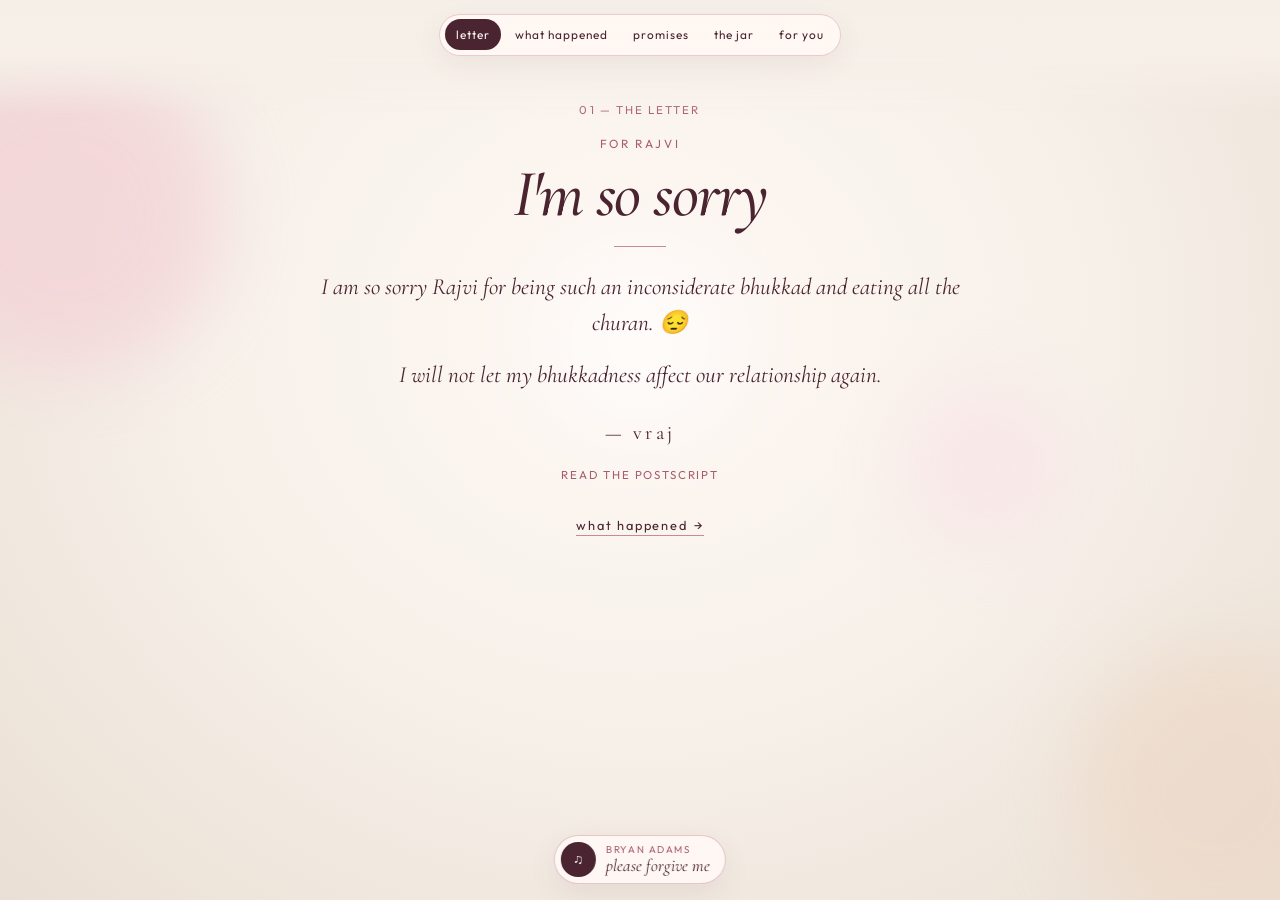
<file: index.html>
<!DOCTYPE html>
<html lang="en">
<head>
  <meta charset="UTF-8">
  <meta name="viewport" content="width=device-width, initial-scale=1">
  <title>I'm so sorry Rajvi</title>
  <meta name="description" content="A letter for Rajvi. Sorry for eating all the churan.">
  <meta name="theme-color" content="#f7f1ea">
  <link rel="canonical" href="https://iamsorryrajvi.vercel.app/">
  <link rel="icon" href="favicon.ico" sizes="48x48">
  <link rel="icon" href="favicon.svg" type="image/svg+xml">
  <link rel="apple-touch-icon" href="apple-touch-icon.png">
  <link rel="manifest" href="site.webmanifest">
  <meta property="og:type" content="website">
  <meta property="og:site_name" content="I'm so sorry Rajvi">
  <meta property="og:locale" content="en_US">
  <meta property="og:url" content="https://iamsorryrajvi.vercel.app/">
  <meta property="og:title" content="I'm so sorry Rajvi">
  <meta property="og:description" content="A letter for Rajvi. Sorry for eating all the churan.">
  <meta property="og:image" content="https://iamsorryrajvi.vercel.app/og.jpg">
  <meta property="og:image:type" content="image/jpeg">
  <meta property="og:image:width" content="1200">
  <meta property="og:image:height" content="630">
  <meta property="og:image:alt" content="I'm so sorry Rajvi">
  <meta name="twitter:card" content="summary_large_image">
  <meta name="twitter:title" content="I'm so sorry Rajvi">
  <meta name="twitter:description" content="A letter for Rajvi. Sorry for eating all the churan.">
  <meta name="twitter:image" content="https://iamsorryrajvi.vercel.app/og.jpg">
  <link rel="preconnect" href="https://fonts.googleapis.com">
  <link rel="preconnect" href="https://fonts.gstatic.com" crossorigin>
  <link href="https://fonts.googleapis.com/css2?family=Cormorant+Garamond:ital,wght@0,500;0,600;1,500;1,600&family=Outfit:wght@300;400;500&display=swap" rel="stylesheet">
  <link rel="stylesheet" href="styles.css">
</head>
<body>
  <div class="atmosphere" aria-hidden="true">
    <span class="orb orb-a"></span>
    <span class="orb orb-b"></span>
    <span class="orb orb-c"></span>
    <div class="petals" id="petals"></div>
  </div>

  <header class="site-header">
    <nav class="site-nav" aria-label="Pages">
      <a href="index.html" aria-current="page">letter</a>
      <a href="confession.html">what happened</a>
      <a href="promises.html">promises</a>
      <a href="refill.html">the jar</a>
      <a href="for-you.html">for you</a>
    </nav>
  </header>

  <main class="page center">
    <div class="stagger">
      <p class="folio">01 — the letter</p>
      <p class="kicker">for Rajvi</p>
      <h1>I'm so sorry</h1>
      <div class="rule" aria-hidden="true"></div>
      <p class="letter">I am so sorry Rajvi for being such an inconsiderate <span class="wobble">bhukkad</span> and eating all the churan. <span class="face" role="img" aria-label="sad face">😔</span></p>
      <p class="letter">I will not let my <span class="wobble">bhukkadness</span> affect our relationship again.</p>
      <button class="sign" id="sign" type="button" aria-expanded="false" aria-controls="signNote">— vraj</button>
      <p class="sign-note" id="signNote" hidden>still me. still sorry.</p>
      <button class="text-btn" id="psToggle" type="button" aria-expanded="false" aria-controls="ps">read the postscript</button>
      <p class="ps" id="ps" hidden>P.S. Saying sorry does not put the churan back. The next pages are me trying anyway.</p>
    </div>
    <a class="next" href="confession.html">what happened <span aria-hidden="true">→</span></a>
  </main>
  <script src="script.js"></script>
</body>
</html>
</file>
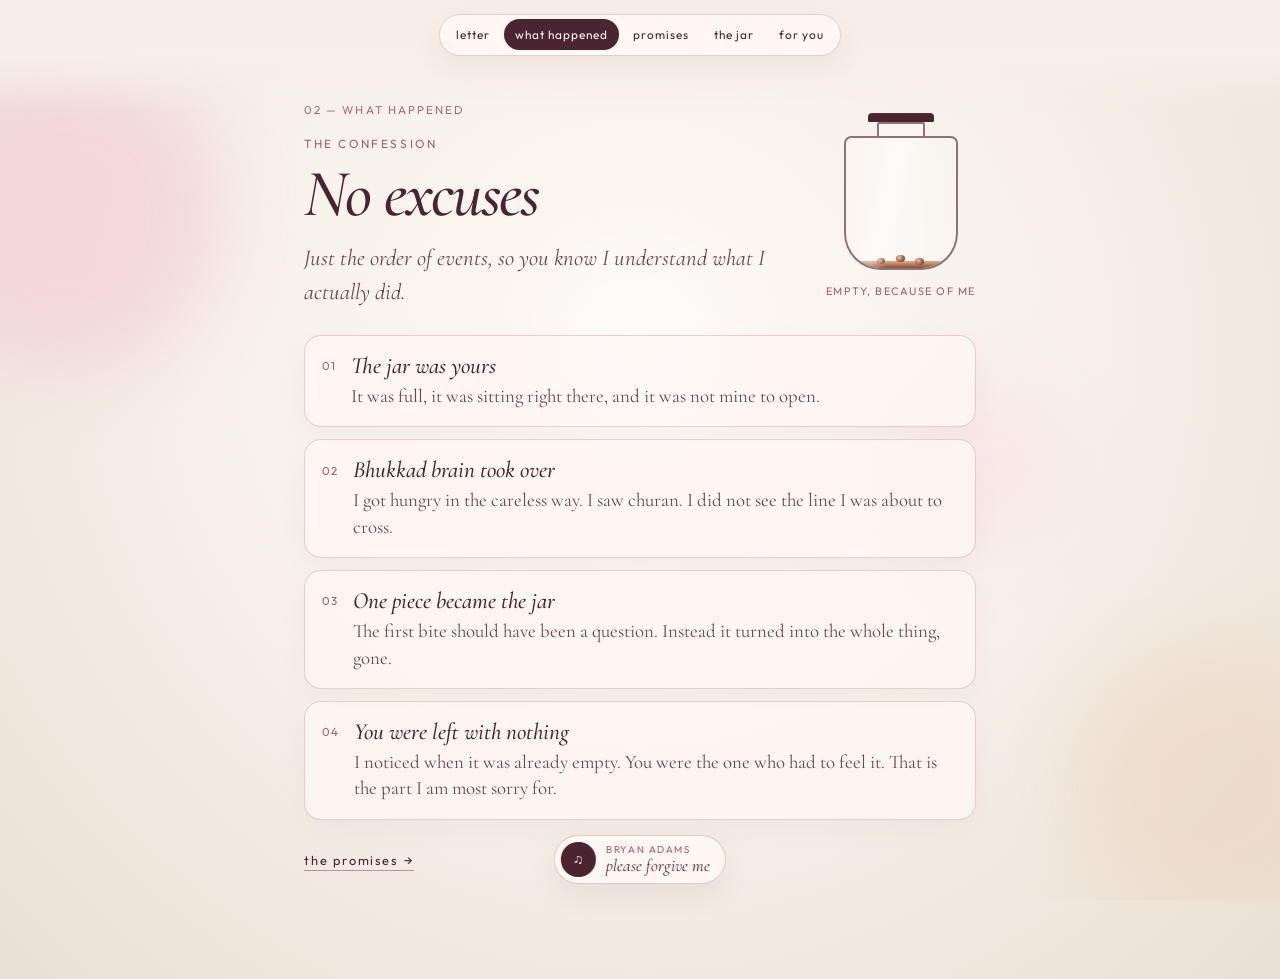
<file: confession.html>
<!DOCTYPE html>
<html lang="en">
<head>
  <meta charset="UTF-8">
  <meta name="viewport" content="width=device-width, initial-scale=1">
  <title>What happened — I'm so sorry Rajvi</title>
  <meta name="description" content="The order of events, with no excuses.">
  <meta name="theme-color" content="#f7f1ea">
  <link rel="canonical" href="https://iamsorryrajvi.vercel.app/confession.html">
  <link rel="icon" href="favicon.ico" sizes="48x48">
  <link rel="icon" href="favicon.svg" type="image/svg+xml">
  <link rel="apple-touch-icon" href="apple-touch-icon.png">
  <link rel="manifest" href="site.webmanifest">
  <meta property="og:type" content="website">
  <meta property="og:site_name" content="I'm so sorry Rajvi">
  <meta property="og:locale" content="en_US">
  <meta property="og:url" content="https://iamsorryrajvi.vercel.app/confession.html">
  <meta property="og:title" content="What happened — I'm so sorry Rajvi">
  <meta property="og:description" content="The order of events, with no excuses.">
  <meta property="og:image" content="https://iamsorryrajvi.vercel.app/og.jpg">
  <meta property="og:image:type" content="image/jpeg">
  <meta property="og:image:width" content="1200">
  <meta property="og:image:height" content="630">
  <meta property="og:image:alt" content="I'm so sorry Rajvi">
  <meta name="twitter:card" content="summary_large_image">
  <meta name="twitter:title" content="What happened — I'm so sorry Rajvi">
  <meta name="twitter:description" content="The order of events, with no excuses.">
  <meta name="twitter:image" content="https://iamsorryrajvi.vercel.app/og.jpg">
  <link rel="preconnect" href="https://fonts.googleapis.com">
  <link rel="preconnect" href="https://fonts.gstatic.com" crossorigin>
  <link href="https://fonts.googleapis.com/css2?family=Cormorant+Garamond:ital,wght@0,500;0,600;1,500;1,600&family=Outfit:wght@300;400;500&display=swap" rel="stylesheet">
  <link rel="stylesheet" href="styles.css">
</head>
<body>
  <div class="atmosphere" aria-hidden="true">
    <span class="orb orb-a"></span>
    <span class="orb orb-b"></span>
    <span class="orb orb-c"></span>
    <div class="petals" id="petals"></div>
  </div>

  <header class="site-header">
    <nav class="site-nav" aria-label="Pages">
      <a href="index.html">letter</a>
      <a href="confession.html" aria-current="page">what happened</a>
      <a href="promises.html">promises</a>
      <a href="refill.html">the jar</a>
      <a href="for-you.html">for you</a>
    </nav>
  </header>

  <main class="page">
    <div class="confession-top">
      <div class="center-head" style="text-align: inherit">
        <p class="folio">02 — what happened</p>
        <p class="kicker">the confession</p>
        <h1>No excuses</h1>
        <p class="lede">Just the order of events, so you know I understand what I actually did.</p>
      </div>
      <div class="jar-layout">
        <div class="jar mini" aria-hidden="true">
          <div class="jar-lid"></div>
          <div class="jar-neck"></div>
          <div class="jar-body">
            <div class="jar-fill drain"></div>
            <div class="jar-pieces">
              <span class="bit static" style="left: 28%; bottom: 3%"></span>
              <span class="bit static" style="left: 46%; bottom: 5%"></span>
              <span class="bit static" style="left: 63%; bottom: 2.5%"></span>
            </div>
            <div class="jar-shine"></div>
          </div>
        </div>
        <p class="jar-caption">empty, because of me</p>
      </div>
    </div>

    <ol class="story">
      <li style="--i: 0">
        <span class="num">01</span>
        <div>
          <h2>The jar was yours</h2>
          <p>It was full, it was sitting right there, and it was not mine to open.</p>
        </div>
      </li>
      <li style="--i: 1">
        <span class="num">02</span>
        <div>
          <h2>Bhukkad brain took over</h2>
          <p>I got hungry in the careless way. I saw churan. I did not see the line I was about to cross.</p>
        </div>
      </li>
      <li style="--i: 2">
        <span class="num">03</span>
        <div>
          <h2>One piece became the jar</h2>
          <p>The first bite should have been a question. Instead it turned into the whole thing, gone.</p>
        </div>
      </li>
      <li style="--i: 3">
        <span class="num">04</span>
        <div>
          <h2>You were left with nothing</h2>
          <p>I noticed when it was already empty. You were the one who had to feel it. That is the part I am most sorry for.</p>
        </div>
      </li>
    </ol>

    <a class="next" href="promises.html">the promises <span aria-hidden="true">→</span></a>
  </main>
  <script src="script.js"></script>
</body>
</html>
</file>
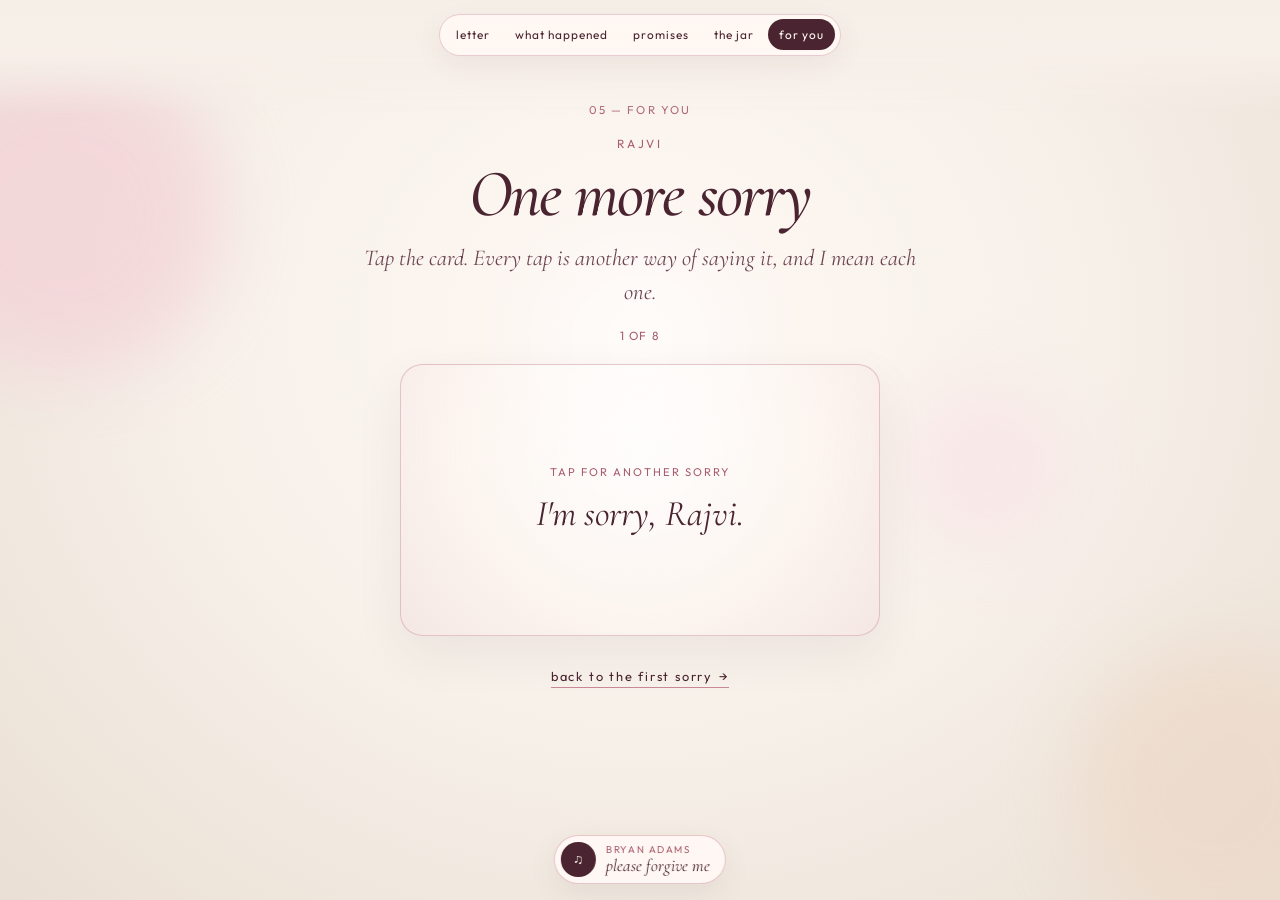
<file: for-you.html>
<!DOCTYPE html>
<html lang="en">
<head>
  <meta charset="UTF-8">
  <meta name="viewport" content="width=device-width, initial-scale=1">
  <title>For you — I'm so sorry Rajvi</title>
  <meta name="description" content="One more sorry. And another.">
  <meta name="theme-color" content="#f7f1ea">
  <link rel="canonical" href="https://iamsorryrajvi.vercel.app/for-you.html">
  <link rel="icon" href="favicon.ico" sizes="48x48">
  <link rel="icon" href="favicon.svg" type="image/svg+xml">
  <link rel="apple-touch-icon" href="apple-touch-icon.png">
  <link rel="manifest" href="site.webmanifest">
  <meta property="og:type" content="website">
  <meta property="og:site_name" content="I'm so sorry Rajvi">
  <meta property="og:locale" content="en_US">
  <meta property="og:url" content="https://iamsorryrajvi.vercel.app/for-you.html">
  <meta property="og:title" content="For you — I'm so sorry Rajvi">
  <meta property="og:description" content="One more sorry. And another.">
  <meta property="og:image" content="https://iamsorryrajvi.vercel.app/og.jpg">
  <meta property="og:image:type" content="image/jpeg">
  <meta property="og:image:width" content="1200">
  <meta property="og:image:height" content="630">
  <meta property="og:image:alt" content="I'm so sorry Rajvi">
  <meta name="twitter:card" content="summary_large_image">
  <meta name="twitter:title" content="For you — I'm so sorry Rajvi">
  <meta name="twitter:description" content="One more sorry. And another.">
  <meta name="twitter:image" content="https://iamsorryrajvi.vercel.app/og.jpg">
  <link rel="preconnect" href="https://fonts.googleapis.com">
  <link rel="preconnect" href="https://fonts.gstatic.com" crossorigin>
  <link href="https://fonts.googleapis.com/css2?family=Cormorant+Garamond:ital,wght@0,500;0,600;1,500;1,600&family=Outfit:wght@300;400;500&display=swap" rel="stylesheet">
  <link rel="stylesheet" href="styles.css">
</head>
<body>
  <div class="atmosphere" aria-hidden="true">
    <span class="orb orb-a"></span>
    <span class="orb orb-b"></span>
    <span class="orb orb-c"></span>
    <div class="petals" id="petals"></div>
  </div>

  <header class="site-header">
    <nav class="site-nav" aria-label="Pages">
      <a href="index.html">letter</a>
      <a href="confession.html">what happened</a>
      <a href="promises.html">promises</a>
      <a href="refill.html">the jar</a>
      <a href="for-you.html" aria-current="page">for you</a>
    </nav>
  </header>

  <main class="page center">
    <div class="stagger">
      <p class="folio">05 — for you</p>
      <p class="kicker">Rajvi</p>
      <h1>One more sorry</h1>
      <p class="lede">Tap the card. Every tap is another way of saying it, and I mean each one.</p>
    </div>

    <p class="status" id="sorryCount" aria-live="polite">1 of 8</p>

    <button class="stage" id="stage" type="button">
      <span class="stage-kicker">tap for another sorry</span>
      <span class="stage-line swap" id="stageLine">I'm sorry, Rajvi.</span>
    </button>

    <a class="next" href="index.html">back to the first sorry <span aria-hidden="true">→</span></a>

    <script type="application/json" id="sorryLines">
      [
        "I'm sorry, Rajvi.",
        "I'm sorry I was inconsiderate.",
        "I'm sorry I ate all the churan.",
        "I'm sorry I didn't think of you first.",
        "You deserved the whole jar.",
        "I will not let my bhukkadness get between us again.",
        "I hope you can forgive me.",
        "Even if it takes time, I am still sorry."
      ]
    </script>
  </main>
  <script src="script.js"></script>
</body>
</html>
</file>
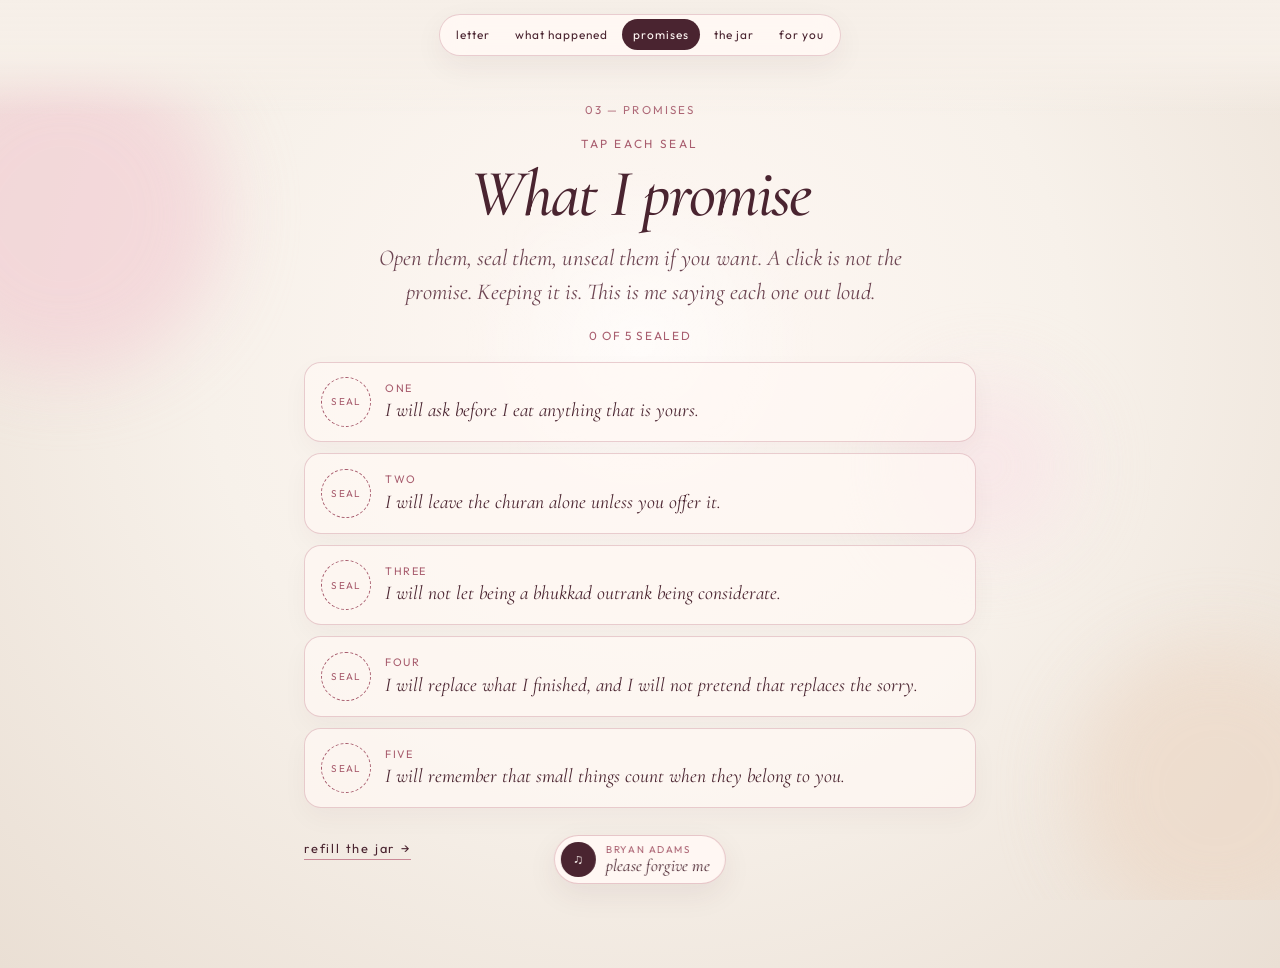
<file: promises.html>
<!DOCTYPE html>
<html lang="en">
<head>
  <meta charset="UTF-8">
  <meta name="viewport" content="width=device-width, initial-scale=1">
  <title>Promises — I'm so sorry Rajvi</title>
  <meta name="description" content="What I promise, said out loud.">
  <meta name="theme-color" content="#f7f1ea">
  <link rel="canonical" href="https://iamsorryrajvi.vercel.app/promises.html">
  <link rel="icon" href="favicon.ico" sizes="48x48">
  <link rel="icon" href="favicon.svg" type="image/svg+xml">
  <link rel="apple-touch-icon" href="apple-touch-icon.png">
  <link rel="manifest" href="site.webmanifest">
  <meta property="og:type" content="website">
  <meta property="og:site_name" content="I'm so sorry Rajvi">
  <meta property="og:locale" content="en_US">
  <meta property="og:url" content="https://iamsorryrajvi.vercel.app/promises.html">
  <meta property="og:title" content="Promises — I'm so sorry Rajvi">
  <meta property="og:description" content="What I promise, said out loud.">
  <meta property="og:image" content="https://iamsorryrajvi.vercel.app/og.jpg">
  <meta property="og:image:type" content="image/jpeg">
  <meta property="og:image:width" content="1200">
  <meta property="og:image:height" content="630">
  <meta property="og:image:alt" content="I'm so sorry Rajvi">
  <meta name="twitter:card" content="summary_large_image">
  <meta name="twitter:title" content="Promises — I'm so sorry Rajvi">
  <meta name="twitter:description" content="What I promise, said out loud.">
  <meta name="twitter:image" content="https://iamsorryrajvi.vercel.app/og.jpg">
  <link rel="preconnect" href="https://fonts.googleapis.com">
  <link rel="preconnect" href="https://fonts.gstatic.com" crossorigin>
  <link href="https://fonts.googleapis.com/css2?family=Cormorant+Garamond:ital,wght@0,500;0,600;1,500;1,600&family=Outfit:wght@300;400;500&display=swap" rel="stylesheet">
  <link rel="stylesheet" href="styles.css">
</head>
<body>
  <div class="atmosphere" aria-hidden="true">
    <span class="orb orb-a"></span>
    <span class="orb orb-b"></span>
    <span class="orb orb-c"></span>
    <div class="petals" id="petals"></div>
  </div>

  <header class="site-header">
    <nav class="site-nav" aria-label="Pages">
      <a href="index.html">letter</a>
      <a href="confession.html">what happened</a>
      <a href="promises.html" aria-current="page">promises</a>
      <a href="refill.html">the jar</a>
      <a href="for-you.html">for you</a>
    </nav>
  </header>

  <main class="page">
    <header class="center-head">
      <p class="folio">03 — promises</p>
      <p class="kicker">tap each seal</p>
      <h1>What I promise</h1>
      <p class="lede">Open them, seal them, unseal them if you want. A click is not the promise. Keeping it is. This is me saying each one out loud.</p>
      <p class="status" id="promiseStatus" aria-live="polite">0 of 5 sealed</p>
    </header>

    <div class="promise-list">
      <button class="promise" type="button" aria-pressed="false" style="--i: 0">
        <span class="seal" aria-hidden="true">seal</span>
        <span>
          <span class="promise-label">one</span>
          <span class="promise-text">I will ask before I eat anything that is yours.</span>
        </span>
      </button>
      <button class="promise" type="button" aria-pressed="false" style="--i: 1">
        <span class="seal" aria-hidden="true">seal</span>
        <span>
          <span class="promise-label">two</span>
          <span class="promise-text">I will leave the churan alone unless you offer it.</span>
        </span>
      </button>
      <button class="promise" type="button" aria-pressed="false" style="--i: 2">
        <span class="seal" aria-hidden="true">seal</span>
        <span>
          <span class="promise-label">three</span>
          <span class="promise-text">I will not let being a bhukkad outrank being considerate.</span>
        </span>
      </button>
      <button class="promise" type="button" aria-pressed="false" style="--i: 3">
        <span class="seal" aria-hidden="true">seal</span>
        <span>
          <span class="promise-label">four</span>
          <span class="promise-text">I will replace what I finished, and I will not pretend that replaces the sorry.</span>
        </span>
      </button>
      <button class="promise" type="button" aria-pressed="false" style="--i: 4">
        <span class="seal" aria-hidden="true">seal</span>
        <span>
          <span class="promise-label">five</span>
          <span class="promise-text">I will remember that small things count when they belong to you.</span>
        </span>
      </button>
    </div>

    <p class="banner" id="promiseDone" hidden>All five are sealed. I meant every one, Rajvi.</p>
    <a class="next" href="refill.html">refill the jar <span aria-hidden="true">→</span></a>
  </main>
  <script src="script.js"></script>
</body>
</html>
</file>
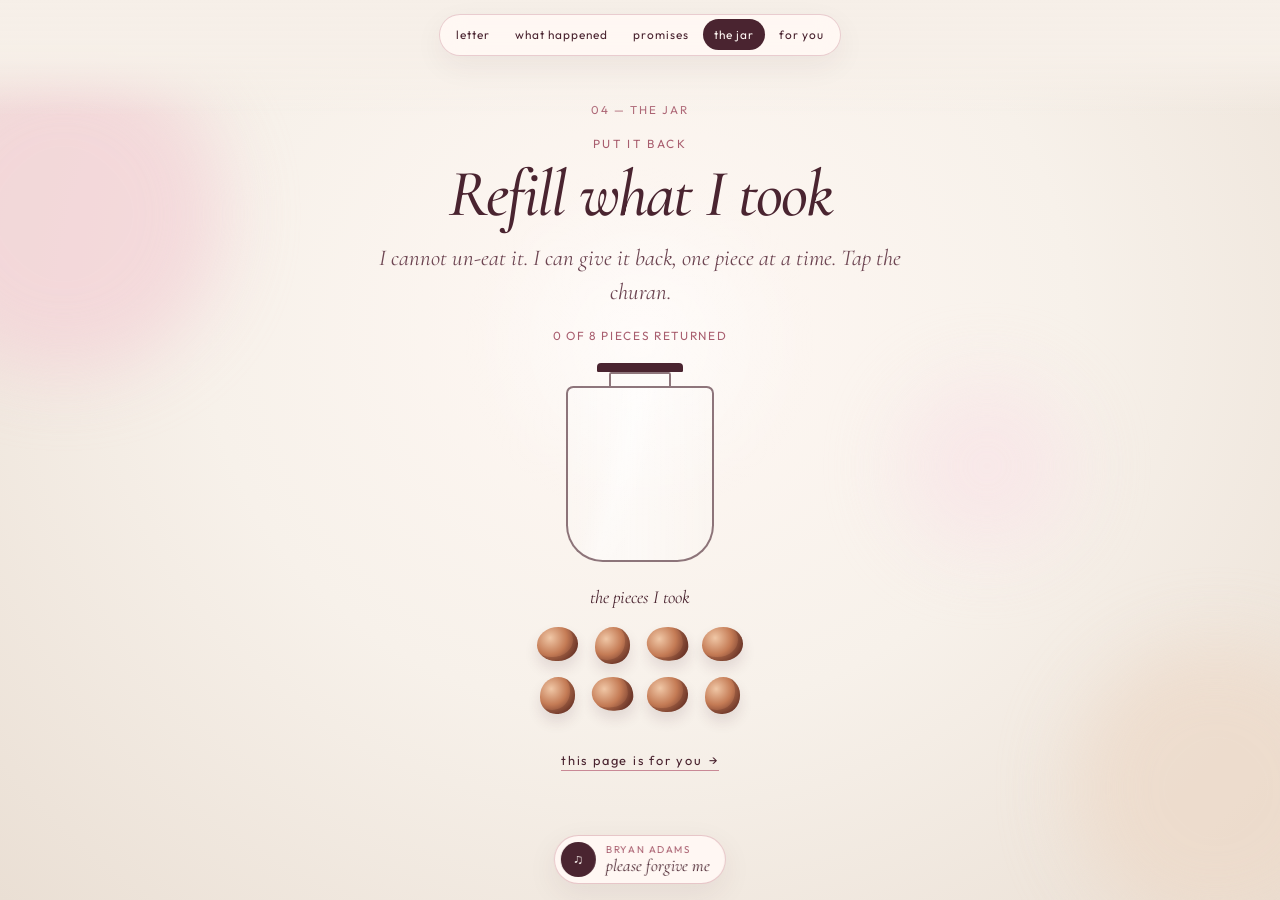
<file: refill.html>
<!DOCTYPE html>
<html lang="en">
<head>
  <meta charset="UTF-8">
  <meta name="viewport" content="width=device-width, initial-scale=1">
  <title>The jar — I'm so sorry Rajvi</title>
  <meta name="description" content="Putting the churan back, one piece at a time.">
  <meta name="theme-color" content="#f7f1ea">
  <link rel="canonical" href="https://iamsorryrajvi.vercel.app/refill.html">
  <link rel="icon" href="favicon.ico" sizes="48x48">
  <link rel="icon" href="favicon.svg" type="image/svg+xml">
  <link rel="apple-touch-icon" href="apple-touch-icon.png">
  <link rel="manifest" href="site.webmanifest">
  <meta property="og:type" content="website">
  <meta property="og:site_name" content="I'm so sorry Rajvi">
  <meta property="og:locale" content="en_US">
  <meta property="og:url" content="https://iamsorryrajvi.vercel.app/refill.html">
  <meta property="og:title" content="The jar — I'm so sorry Rajvi">
  <meta property="og:description" content="Putting the churan back, one piece at a time.">
  <meta property="og:image" content="https://iamsorryrajvi.vercel.app/og.jpg">
  <meta property="og:image:type" content="image/jpeg">
  <meta property="og:image:width" content="1200">
  <meta property="og:image:height" content="630">
  <meta property="og:image:alt" content="I'm so sorry Rajvi">
  <meta name="twitter:card" content="summary_large_image">
  <meta name="twitter:title" content="The jar — I'm so sorry Rajvi">
  <meta name="twitter:description" content="Putting the churan back, one piece at a time.">
  <meta name="twitter:image" content="https://iamsorryrajvi.vercel.app/og.jpg">
  <link rel="preconnect" href="https://fonts.googleapis.com">
  <link rel="preconnect" href="https://fonts.gstatic.com" crossorigin>
  <link href="https://fonts.googleapis.com/css2?family=Cormorant+Garamond:ital,wght@0,500;0,600;1,500;1,600&family=Outfit:wght@300;400;500&display=swap" rel="stylesheet">
  <link rel="stylesheet" href="styles.css">
</head>
<body>
  <div class="atmosphere" aria-hidden="true">
    <span class="orb orb-a"></span>
    <span class="orb orb-b"></span>
    <span class="orb orb-c"></span>
    <div class="petals" id="petals"></div>
  </div>

  <header class="site-header">
    <nav class="site-nav" aria-label="Pages">
      <a href="index.html">letter</a>
      <a href="confession.html">what happened</a>
      <a href="promises.html">promises</a>
      <a href="refill.html" aria-current="page">the jar</a>
      <a href="for-you.html">for you</a>
    </nav>
  </header>

  <main class="page center">
    <p class="folio">04 — the jar</p>
    <p class="kicker">put it back</p>
    <h1>Refill what I took</h1>
    <p class="lede">I cannot un-eat it. I can give it back, one piece at a time. Tap the churan.</p>
    <p class="status" id="jarCount" aria-live="polite">0 of 8 pieces returned</p>

    <div class="jar-layout">
      <div class="jar" id="jar">
        <div class="jar-lid"></div>
        <div class="jar-neck"></div>
        <div class="jar-body">
          <div class="jar-fill" id="jarFill"></div>
          <div class="jar-pieces" id="jarPieces"></div>
          <div class="jar-shine" aria-hidden="true"></div>
        </div>
      </div>

      <p class="tray-label">the pieces I took</p>
      <div class="tray" id="tray">
        <button class="churan" type="button" aria-label="Return a piece of churan"></button>
        <button class="churan" type="button" aria-label="Return a piece of churan"></button>
        <button class="churan" type="button" aria-label="Return a piece of churan"></button>
        <button class="churan" type="button" aria-label="Return a piece of churan"></button>
        <button class="churan" type="button" aria-label="Return a piece of churan"></button>
        <button class="churan" type="button" aria-label="Return a piece of churan"></button>
        <button class="churan" type="button" aria-label="Return a piece of churan"></button>
        <button class="churan" type="button" aria-label="Return a piece of churan"></button>
      </div>

      <p class="banner" id="jarDone" hidden>The jar is full again. Thank you for letting me put it back. I am still sorry.</p>
      <a class="next" href="for-you.html">this page is for you <span aria-hidden="true">→</span></a>
    </div>
  </main>
  <script src="script.js"></script>
</body>
</html>
</file>
<file: styles.css>
:root {
  --ink: #4a2430;
  --ink-soft: #6d4552;
  --blush: #c98996;
  --blush-deep: #a85d6e;
  --rose: #f0d4d8;
  --seal: #8f4456;
  --paper: #f7f1ea;
  --cream: #fff8f4;
  --amber: #b86a45;
  --mx: 50%;
  --my: 38%;
  --sans: "Outfit", "Segoe UI", sans-serif;
  --serif: "Cormorant Garamond", "Iowan Old Style", "Palatino Linotype", Palatino, Georgia, serif;
  --heart: url("[data-uri]") 32 56, auto;
}

* {
  box-sizing: border-box;
  margin: 0;
  padding: 0;
  cursor: var(--heart);
}

html,
body {
  min-height: 100%;
}

body {
  color: var(--ink);
  font-family: var(--serif);
  background:
    radial-gradient(ellipse at 50% 36%, #fff8f4 0%, var(--paper) 48%, #eadfd4 100%);
}

body::before {
  content: "";
  position: fixed;
  inset: 0;
  pointer-events: none;
  z-index: 1;
  background: radial-gradient(
    380px circle at var(--mx) var(--my),
    rgba(255, 255, 255, 0.55),
    transparent 46%
  );
  transition: background 0.2s linear;
}

::selection {
  background: #e7b7c0;
  color: var(--ink);
}

button,
a {
  -webkit-tap-highlight-color: transparent;
}

button {
  font: inherit;
  color: inherit;
  background: none;
  border: none;
}

:focus-visible {
  outline: 2px solid var(--blush-deep);
  outline-offset: 3px;
}

.atmosphere {
  position: fixed;
  inset: 0;
  pointer-events: none;
  z-index: 0;
  overflow: hidden;
}

.orb {
  position: absolute;
  border-radius: 50%;
  filter: blur(36px);
  opacity: 0.7;
  animation: float 18s ease-in-out infinite;
}

.orb-a {
  width: 20rem;
  height: 20rem;
  background: #f3d0d6;
  top: 6%;
  left: -6rem;
}

.orb-b {
  width: 18rem;
  height: 18rem;
  background: #edd9c8;
  right: -5rem;
  bottom: -2rem;
  animation-delay: -7s;
}

.orb-c {
  width: 11rem;
  height: 11rem;
  background: #f8e4e7;
  top: 42%;
  right: 16%;
  animation-delay: -3s;
}

.petals {
  position: absolute;
  inset: 0;
}

.petal {
  position: absolute;
  top: -12%;
  width: 8px;
  height: 12px;
  border-radius: 80% 12% 80% 12%;
  background: linear-gradient(#f3c9cf, #c98996);
  animation: fall linear infinite;
}

.site-header {
  position: fixed;
  top: 0;
  left: 0;
  right: 0;
  z-index: 5;
  display: flex;
  justify-content: center;
  padding: 0.85rem 0.75rem 0;
  pointer-events: none;
}

.site-header::before {
  content: "";
  position: absolute;
  left: 0;
  right: 0;
  top: 0;
  height: 7.25rem;
  background: linear-gradient(to bottom, #f6efe8 0%, rgba(246, 239, 232, 0.97) 48%, rgba(246, 239, 232, 0) 100%);
}

.site-nav {
  pointer-events: auto;
  display: flex;
  gap: 0.15rem;
  max-width: calc(100% - 0.5rem);
  overflow-x: auto;
  scrollbar-width: none;
  padding: 0.3rem;
  background: rgba(255, 248, 244, 0.94);
  border: 1px solid rgba(201, 137, 150, 0.4);
  border-radius: 999px;
  box-shadow: 0 10px 30px rgba(74, 36, 48, 0.06);
  backdrop-filter: blur(12px);
}

.site-nav::-webkit-scrollbar {
  display: none;
}

.site-nav a {
  flex: 0 0 auto;
  color: var(--ink);
  text-decoration: none;
  font-family: var(--sans);
  font-size: 0.74rem;
  font-weight: 400;
  letter-spacing: 0.08em;
  text-transform: lowercase;
  padding: 0.48rem 0.72rem;
  border-radius: 999px;
  transition: background 0.25s ease, color 0.25s ease, transform 0.25s ease;
}

.site-nav a:hover {
  background: rgba(201, 137, 150, 0.16);
}

.site-nav a[aria-current="page"] {
  background: var(--ink);
  color: var(--cream);
}

.page {
  position: relative;
  z-index: 2;
  width: min(42rem, calc(100% - 2rem));
  margin: 0 auto;
  padding: 6.4rem 0 6.75rem;
  animation: rise 0.75s ease both;
}

.folio,
.kicker,
.status,
.site-nav,
.next,
.text-btn,
.seal,
.jar-caption,
.stage-kicker,
.promise-label {
  font-family: var(--sans);
}

.folio {
  font-size: 0.72rem;
  letter-spacing: 0.18em;
  text-transform: uppercase;
  color: var(--blush-deep);
  margin-bottom: 1.15rem;
}

.kicker {
  font-size: 0.74rem;
  letter-spacing: 0.22em;
  text-transform: uppercase;
  color: var(--blush-deep);
  margin-bottom: 0.75rem;
}

.center,
.center-head {
  text-align: center;
}

h1 {
  font-size: clamp(2.5rem, 7vw, 4.15rem);
  font-weight: 500;
  font-style: italic;
  letter-spacing: -0.03em;
  line-height: 0.95;
}

.rule {
  width: 3.25rem;
  height: 1px;
  margin: 1.25rem auto 1.45rem;
  background: var(--blush);
  transform-origin: center;
  animation: grow 0.9s ease 0.15s both;
}

.letter {
  font-size: clamp(1.2rem, 2.6vw, 1.45rem);
  font-style: italic;
  line-height: 1.55;
}

.letter + .letter {
  margin-top: 1rem;
}

.lede {
  margin: 0.95rem auto 0;
  max-width: 36rem;
  font-size: clamp(1.18rem, 2.5vw, 1.42rem);
  font-style: italic;
  line-height: 1.5;
  color: var(--ink-soft);
}

.wobble {
  display: inline-block;
}

.wobble:hover {
  animation: wobble 0.5s ease;
}

.sign {
  display: block;
  width: fit-content;
  margin: 1.7rem auto 0;
  font-size: clamp(1.05rem, 2.2vw, 1.25rem);
  letter-spacing: 0.16em;
  transition: color 0.25s ease, transform 0.25s ease;
}

.sign:hover {
  color: var(--blush-deep);
  transform: translateY(-1px);
}

.sign.pulse {
  animation: stamp 0.4s ease;
}

.sign-note,
.ps {
  margin-top: 0.75rem;
  font-style: italic;
  font-size: 1.18rem;
  line-height: 1.45;
}

.text-btn {
  display: block;
  width: fit-content;
  margin: 1.35rem auto 0;
  font-size: 0.72rem;
  letter-spacing: 0.16em;
  text-transform: uppercase;
  color: var(--blush-deep);
  border-bottom: 1px solid transparent;
  padding-bottom: 0.12rem;
  transition: border-color 0.25s ease, letter-spacing 0.25s ease;
}

.text-btn:hover {
  border-bottom-color: var(--blush);
  letter-spacing: 0.2em;
}

.stagger > * {
  animation: rise 0.8s ease both;
}

.stagger > *:nth-child(1) { animation-delay: 0.04s; }
.stagger > *:nth-child(2) { animation-delay: 0.12s; }
.stagger > *:nth-child(3) { animation-delay: 0.2s; }
.stagger > *:nth-child(4) { animation-delay: 0.28s; }
.stagger > *:nth-child(5) { animation-delay: 0.36s; }
.stagger > *:nth-child(6) { animation-delay: 0.44s; }
.stagger > *:nth-child(7) { animation-delay: 0.52s; }
.stagger > *:nth-child(8) { animation-delay: 0.6s; }

.confession-top {
  display: grid;
  grid-template-columns: 1fr auto;
  gap: 1.25rem 1.75rem;
  align-items: center;
}

.story {
  list-style: none;
  display: grid;
  gap: 0.75rem;
  margin-top: 1.6rem;
}

.story li {
  --i: 0;
  display: grid;
  grid-template-columns: auto 1fr;
  gap: 0.9rem;
  text-align: left;
  padding: 1rem 1.05rem 1.05rem;
  background: rgba(255, 248, 244, 0.66);
  border: 1px solid rgba(201, 137, 150, 0.38);
  border-radius: 1.05rem;
  box-shadow: 0 10px 30px rgba(74, 36, 48, 0.04);
  animation: rise 0.75s ease both;
  animation-delay: calc(var(--i) * 0.1s + 0.2s);
  transition: transform 0.25s ease, box-shadow 0.25s ease;
}

.story li:hover {
  transform: translateY(-3px);
  box-shadow: 0 16px 34px rgba(74, 36, 48, 0.08);
}

.num {
  font-family: var(--sans);
  font-size: 0.72rem;
  letter-spacing: 0.14em;
  color: var(--blush-deep);
  padding-top: 0.4rem;
}

.story h2 {
  font-size: 1.45rem;
  font-weight: 500;
  font-style: italic;
}

.story p {
  margin-top: 0.2rem;
  font-size: 1.18rem;
  line-height: 1.4;
  color: var(--ink-soft);
}

.status {
  margin-top: 1.15rem;
  font-size: 0.74rem;
  letter-spacing: 0.14em;
  text-transform: uppercase;
  color: var(--blush-deep);
}

.promise-list {
  display: grid;
  gap: 0.7rem;
  margin-top: 1.2rem;
}

.promise {
  --i: 0;
  width: 100%;
  display: grid;
  grid-template-columns: auto 1fr;
  gap: 0.9rem;
  align-items: center;
  text-align: left;
  padding: 0.9rem 1rem;
  background: rgba(255, 248, 244, 0.7);
  border: 1px solid rgba(201, 137, 150, 0.4);
  border-radius: 1.05rem;
  box-shadow: 0 10px 26px rgba(74, 36, 48, 0.04);
  animation: rise 0.7s ease both;
  animation-delay: calc(var(--i) * 0.08s + 0.18s);
  transition: transform 0.25s ease, background 0.25s ease, border-color 0.25s ease;
}

.promise:hover {
  transform: translateY(-3px);
}

.promise.sealed {
  background: rgba(255, 242, 245, 0.92);
  border-color: rgba(143, 68, 86, 0.45);
}

.seal {
  width: 3.1rem;
  height: 3.1rem;
  border-radius: 50%;
  display: grid;
  place-items: center;
  border: 1.5px dashed var(--blush-deep);
  font-size: 0.62rem;
  letter-spacing: 0.12em;
  text-transform: uppercase;
  color: var(--blush-deep);
}

.promise.sealed .seal {
  background: var(--seal);
  color: var(--cream);
  border-style: solid;
  animation: stamp 0.38s ease;
}

.promise-label {
  display: block;
  font-size: 0.68rem;
  letter-spacing: 0.14em;
  text-transform: uppercase;
  color: var(--blush-deep);
  margin-bottom: 0.15rem;
}

.promise-text {
  display: block;
  font-size: 1.22rem;
  font-style: italic;
  line-height: 1.35;
}

.banner {
  position: relative;
  overflow: hidden;
  margin-top: 1rem;
  padding: 1rem 1.15rem;
  border-radius: 1rem;
  background: var(--ink);
  color: var(--cream);
  font-style: italic;
  font-size: 1.25rem;
  line-height: 1.45;
}

.banner:not([hidden]) {
  animation: rise 0.6s ease both;
}

.jar-layout {
  display: grid;
  justify-items: center;
  gap: 0.35rem;
}

.jar {
  width: 9.2rem;
  margin-top: 1.3rem;
}

.jar.mini {
  width: 7.1rem;
  margin-top: 0;
  justify-self: center;
}

.jar-lid {
  width: 58%;
  height: 0.55rem;
  margin: 0 auto;
  background: var(--ink);
  border-radius: 0.25rem 0.25rem 0.08rem 0.08rem;
}

.jar-neck {
  width: 42%;
  height: 0.85rem;
  margin: 0 auto;
  border: 2px solid rgba(74, 36, 48, 0.62);
  border-bottom: none;
  border-radius: 0.15rem 0.15rem 0 0;
  background: rgba(255, 255, 255, 0.28);
}

.jar-body {
  position: relative;
  height: 11rem;
  border: 2px solid rgba(74, 36, 48, 0.62);
  border-radius: 0.45rem 0.45rem 2.3rem 2.3rem;
  background: linear-gradient(90deg, rgba(255, 255, 255, 0.18), rgba(255, 255, 255, 0.5) 42%, rgba(255, 255, 255, 0.12));
  overflow: hidden;
  transition: box-shadow 0.4s ease;
}

.jar.mini .jar-body {
  height: 8.4rem;
  animation: empty-shake 0.55s ease 2.9s both;
}

.jar.full .jar-body {
  box-shadow: 0 0 0 7px rgba(201, 137, 150, 0.22), 0 18px 40px rgba(168, 93, 110, 0.18);
}

.jar-fill {
  position: absolute;
  left: 0;
  right: 0;
  bottom: 0;
  z-index: 0;
  height: 0%;
  background: linear-gradient(#e0b08a, #a86848 70%, #8a4b32);
  transition: height 0.5s cubic-bezier(0.2, 0.8, 0.2, 1);
}

.jar-fill.drain {
  height: 84%;
  animation: drain 2.5s cubic-bezier(0.4, 0, 0.2, 1) 0.45s forwards;
}

.jar-pieces {
  position: absolute;
  inset: 0;
  z-index: 1;
}

.jar-shine {
  position: absolute;
  inset: 0;
  z-index: 2;
  background: linear-gradient(105deg, transparent 28%, rgba(255, 255, 255, 0.32) 40%, transparent 52%);
  pointer-events: none;
}

.bit {
  position: absolute;
  width: 0.72rem;
  height: 0.55rem;
  border-radius: 50%;
  background: radial-gradient(circle at 35% 35%, #e7c2a4, #8a4b32 70%);
  animation: drop 0.45s ease both;
}

.bit.static {
  animation: none;
  width: 0.55rem;
  height: 0.42rem;
}

.jar-caption {
  margin-top: 0.55rem;
  font-size: 0.68rem;
  letter-spacing: 0.14em;
  text-transform: uppercase;
  color: var(--blush-deep);
  text-align: center;
}

.tray-label {
  margin-top: 1.15rem;
  font-style: italic;
  font-size: 1.15rem;
}

.tray {
  display: grid;
  grid-template-columns: repeat(4, 2.55rem);
  justify-content: center;
  justify-items: center;
  gap: 0.85rem 0.9rem;
  margin-top: 0.85rem;
}

.churan {
  width: 2.55rem;
  height: 2.15rem;
  border-radius: 52% 48% 50% 46%;
  background: radial-gradient(circle at 32% 32%, #f0c7a6, #c47b55 46%, #7a4030 78%);
  box-shadow: inset -5px -4px 0 rgba(80, 32, 24, 0.22), 0 8px 14px rgba(74, 36, 48, 0.12);
  transition: transform 0.22s ease, opacity 0.3s ease;
}

.churan:nth-child(3n) {
  border-radius: 46% 54% 42% 58%;
  transform: rotate(-8deg);
}

.churan:nth-child(3n):hover:not(:disabled) {
  transform: translateY(-5px) rotate(-4deg) scale(1.05);
}

.churan:nth-child(3n + 2) {
  width: 2.2rem;
  height: 2.3rem;
}

.churan:hover:not(:disabled) {
  transform: translateY(-5px) scale(1.06);
}

.churan:active:not(:disabled) {
  transform: translateY(-1px) scale(0.96);
}

.churan:disabled {
  opacity: 0.28;
  box-shadow: none;
}

.stage {
  position: relative;
  width: min(100%, 30rem);
  min-height: 17rem;
  margin: 1.35rem auto 0;
  padding: 2.1rem 1.5rem;
  overflow: hidden;
  border-radius: 1.4rem;
  border: 1px solid rgba(201, 137, 150, 0.45);
  background:
    radial-gradient(circle at 50% 30%, rgba(255, 255, 255, 0.75), rgba(255, 248, 244, 0.45) 55%, rgba(240, 212, 216, 0.35));
  box-shadow: 0 18px 50px rgba(74, 36, 48, 0.07);
  display: grid;
  align-content: center;
  justify-items: center;
  gap: 0.75rem;
  transition: transform 0.28s ease, box-shadow 0.28s ease;
}

.stage:hover {
  transform: translateY(-4px);
  box-shadow: 0 24px 60px rgba(74, 36, 48, 0.11);
}

.stage:active {
  transform: translateY(-1px) scale(0.992);
}

.stage-kicker {
  font-size: 0.7rem;
  letter-spacing: 0.18em;
  text-transform: uppercase;
  color: var(--blush-deep);
}

.stage-line {
  font-size: clamp(1.65rem, 4.4vw, 2.25rem);
  font-style: italic;
  line-height: 1.25;
  max-width: 16ch;
}

.stage-line.swap {
  animation: rise 0.45s ease;
}

.float-heart {
  position: absolute;
  font-style: normal;
  color: var(--blush-deep);
  pointer-events: none;
  animation: heart 1.05s ease forwards;
}

.next {
  display: inline-flex;
  align-items: center;
  gap: 0.4rem;
  margin-top: 2rem;
  color: var(--ink);
  text-decoration: none;
  font-size: 0.8rem;
  letter-spacing: 0.14em;
  text-transform: lowercase;
  border-bottom: 1px solid var(--blush);
  padding-bottom: 0.15rem;
  transition: color 0.25s ease, letter-spacing 0.25s ease, border-color 0.25s ease;
}

.next:hover {
  color: var(--blush-deep);
  letter-spacing: 0.18em;
  border-bottom-color: var(--blush-deep);
}

.song {
  position: fixed;
  z-index: 6;
  left: 50%;
  bottom: 1rem;
  transform: translateX(-50%);
  display: flex;
  align-items: center;
  gap: 0.65rem;
  max-width: calc(100% - 1.5rem);
  padding: 0.4rem 0.95rem 0.4rem 0.4rem;
  background: rgba(255, 248, 244, 0.94);
  border: 1px solid rgba(201, 137, 150, 0.45);
  border-radius: 999px;
  box-shadow: 0 10px 30px rgba(74, 36, 48, 0.08);
  backdrop-filter: blur(12px);
}

.song-mark {
  width: 2.15rem;
  height: 2.15rem;
  border-radius: 50%;
  display: grid;
  place-items: center;
  flex: 0 0 auto;
  background: var(--ink);
  color: var(--cream);
  font-family: var(--sans);
  font-size: 0.85rem;
  font-style: normal;
}

.song.is-on .song-mark {
  background: var(--blush-deep);
  animation: song-pulse 2.4s ease-in-out infinite;
}

.song-kicker {
  display: block;
  font-family: var(--sans);
  font-size: 0.62rem;
  letter-spacing: 0.16em;
  text-transform: uppercase;
  color: var(--blush-deep);
  text-align: left;
}

.song-title {
  display: block;
  font-family: var(--serif);
  font-style: italic;
  font-size: 1.08rem;
  line-height: 1.1;
  text-align: left;
  white-space: nowrap;
}

.page.center .next,
.center-head + .next,
.jar-layout .next {
  margin-top: 2rem;
}

@keyframes rise {
  from {
    opacity: 0;
    transform: translateY(14px);
  }
  to {
    opacity: 1;
    transform: none;
  }
}

@keyframes leave {
  to {
    opacity: 0;
    transform: translateY(-10px);
  }
}

@keyframes grow {
  from { transform: scaleX(0); }
  to { transform: scaleX(1); }
}

@keyframes float {
  0%,
  100% { transform: translate3d(0, 0, 0); }
  50% { transform: translate3d(12px, -20px, 0); }
}

@keyframes fall {
  0% { transform: translate3d(0, -10vh, 0) rotate(0deg); }
  100% { transform: translate3d(var(--drift, 20px), 110vh, 0) rotate(240deg); }
}

@keyframes wobble {
  0%,
  100% { transform: rotate(0); }
  30% { transform: rotate(-3deg); }
  70% { transform: rotate(3deg); }
}

@keyframes stamp {
  0% { transform: scale(1.45); }
  55% { transform: scale(0.9); }
  100% { transform: scale(1); }
}

@keyframes drain {
  0% { height: 84%; }
  72% { height: 9%; }
  100% { height: 6%; }
}

@keyframes empty-shake {
  0%,
  100% { transform: rotate(0); }
  25% { transform: rotate(-2.5deg); }
  75% { transform: rotate(2.5deg); }
}

@keyframes drop {
  from {
    opacity: 0;
    transform: translateY(-70px) scale(0.6);
  }
  to {
    opacity: 1;
    transform: none;
  }
}

@keyframes heart {
  to {
    opacity: 0;
    transform: translateY(-86px) scale(1.35);
  }
}

@keyframes song-pulse {
  0%,
  100% { transform: scale(1); }
  50% { transform: scale(1.07); }
}

body.leaving .page {
  animation: leave 0.28s ease forwards;
}

@media (max-width: 720px) {
  .site-nav a {
    font-size: 0.68rem;
    letter-spacing: 0.05em;
    padding: 0.42rem 0.58rem;
  }

  .page {
    padding-top: 6rem;
  }

  .confession-top {
    grid-template-columns: 1fr;
    justify-items: center;
    text-align: center;
  }
}

@media (prefers-reduced-motion: reduce) {
  .orb,
  .petal,
  .page,
  .stagger > *,
  .story li,
  .promise,
  .jar-fill.drain,
  .jar.mini .jar-body,
  .rule,
  .stage-line.swap,
  .float-heart,
  .banner:not([hidden]),
  .song.is-on .song-mark {
    animation: none !important;
  }

  .jar-fill,
  .site-nav a,
  .promise,
  .story li,
  .stage,
  .churan,
  .next,
  .sign {
    transition: none !important;
  }

  body.leaving .page {
    animation: none !important;
  }
}
</file>
